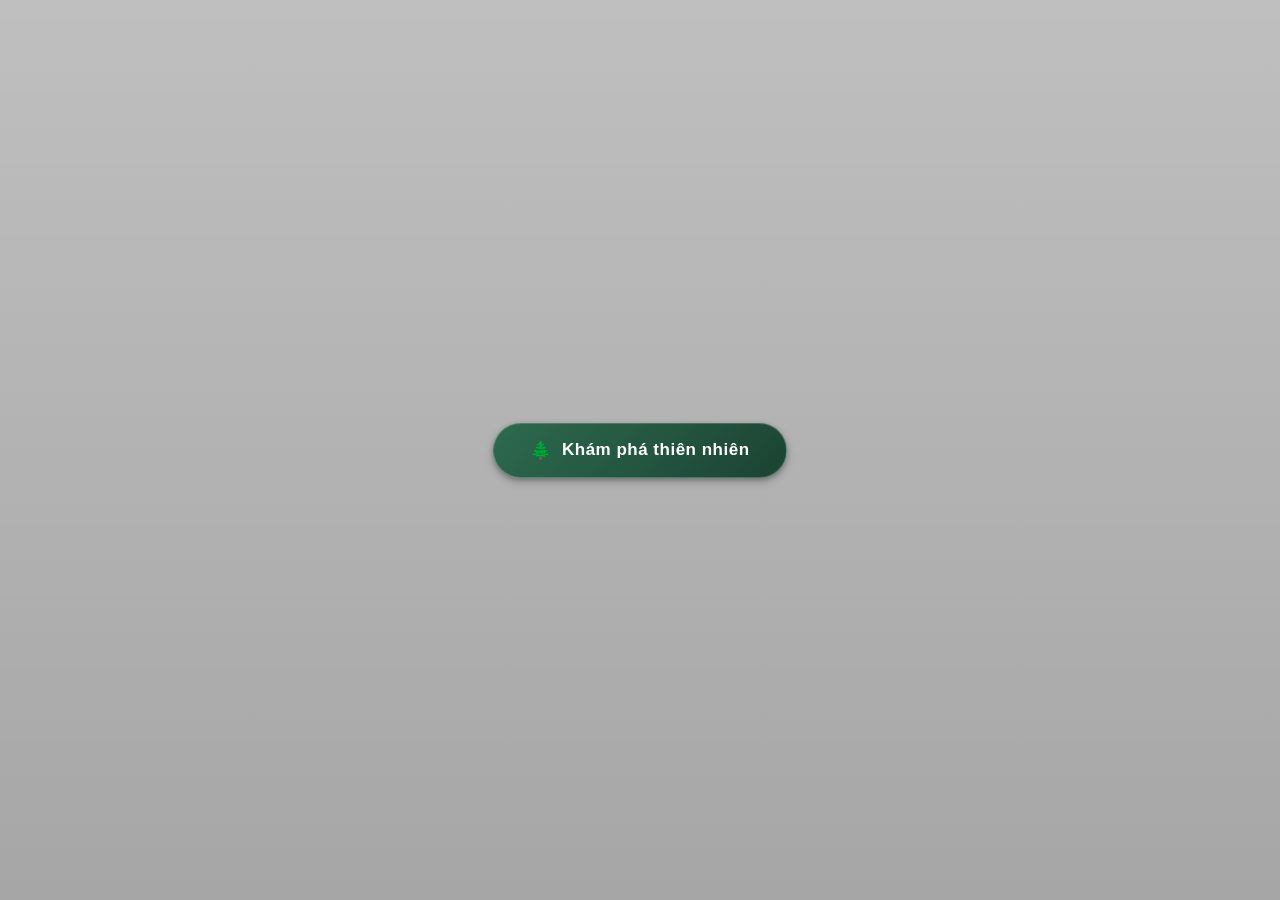
<file: HD1/index.html>
<!DOCTYPE html>
<html lang="vi">
<head>
  <meta charset="UTF-8">
  <meta name="viewport" content="width=device-width, initial-scale=1.0">
  <title>Nature Button Hover Effect</title>
  <link rel="stylesheet" href="style.css">
</head>
<body>

  <button class="nature-btn">
    <span>🌲</span> Khám phá thiên nhiên
  </button>

</body>
</html>
</file>
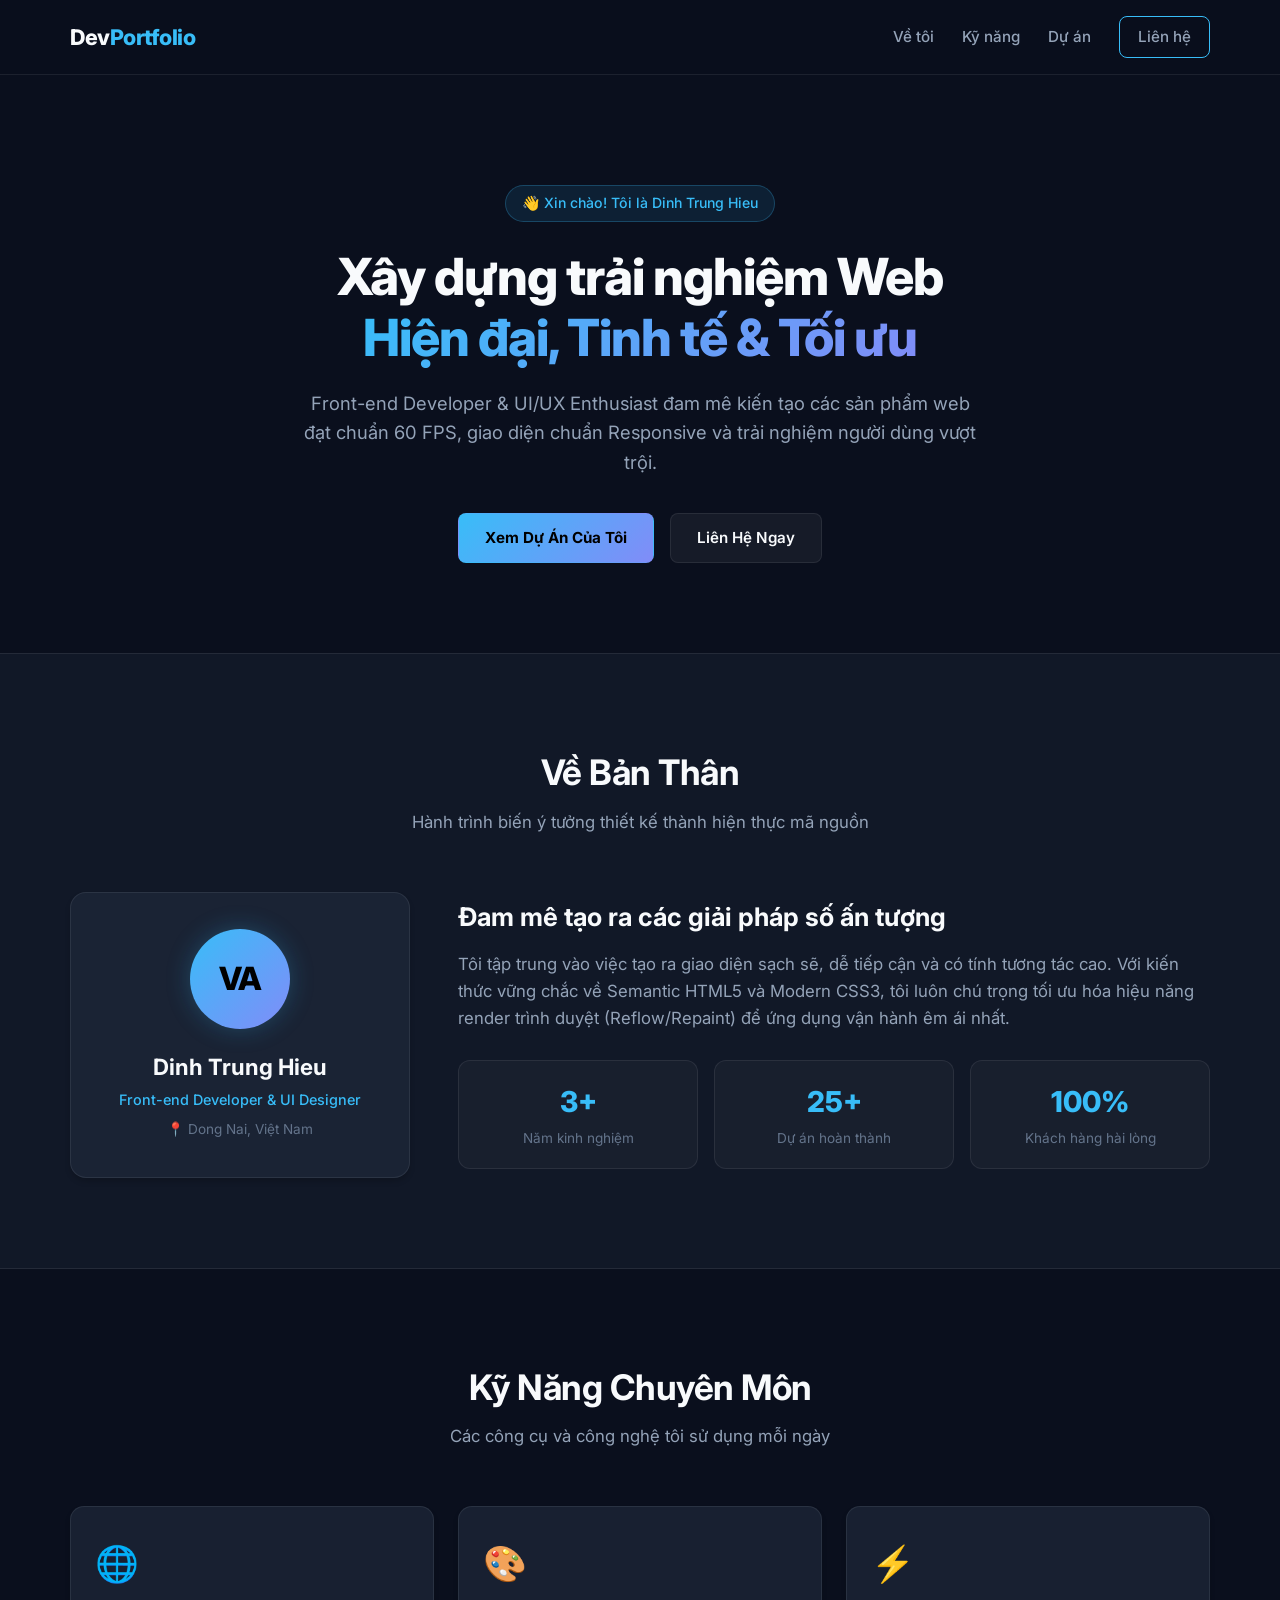
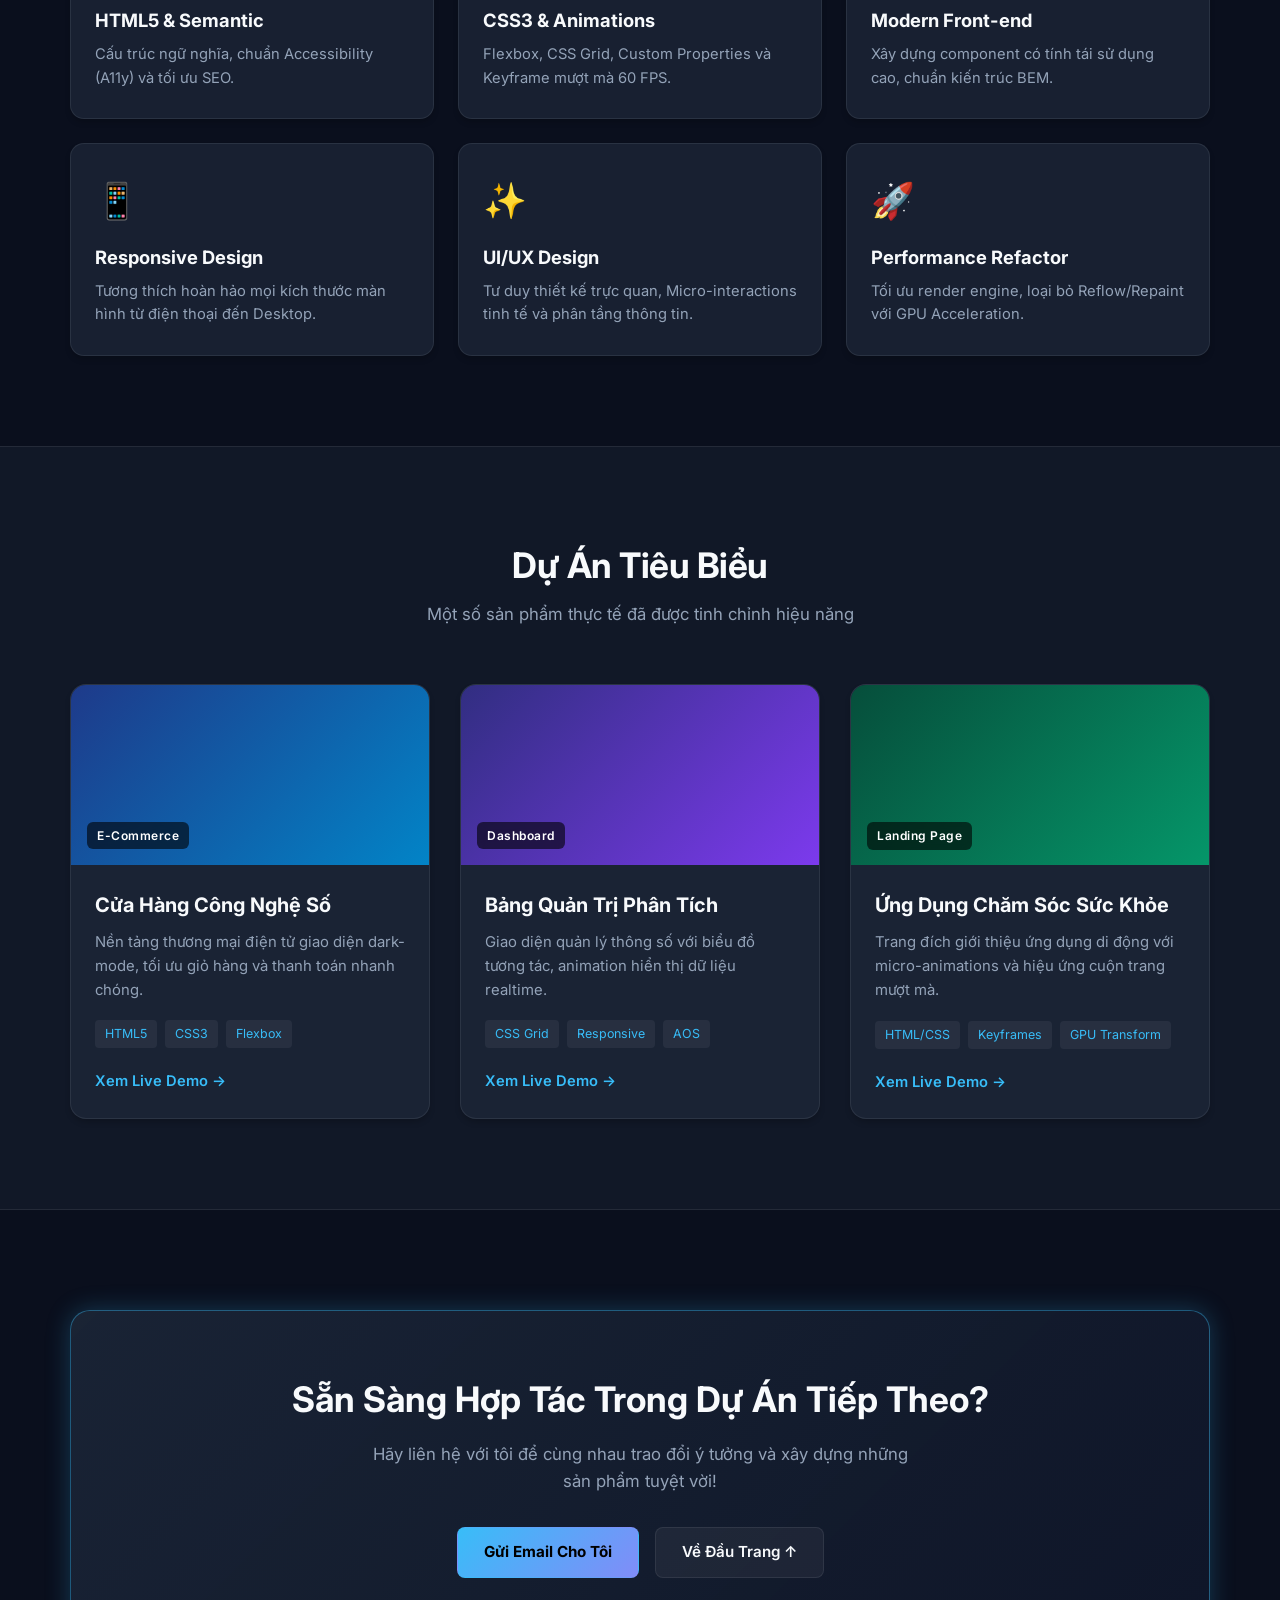
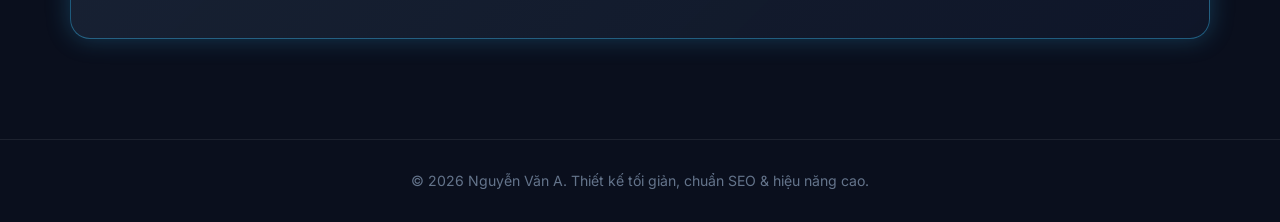
<file: HD2/index.html>
<!DOCTYPE html>
<html lang="vi">
<head>
  <meta charset="UTF-8">
  <meta name="viewport" content="width=device-width, initial-scale=1.0">
  <title>Nguyen Van A | Front-end Developer & UI/UX Designer</title>

  <!-- ==============================================================
       HOẠT ĐỘNG 3: TÍCH HỢP AOS (ANIMATE ON SCROLL) - CSS TỪ CDN
       Thư viện cung cấp sẵn các hiệu ứng cuộn trang qua class CSS
       ============================================================== -->
  <link rel="stylesheet" href="https://unpkg.com/aos@2.3.1/dist/aos.css">

  <!-- Phông chữ Google Fonts (Inter) tối giản & hiện đại -->
  <link rel="preconnect" href="https://fonts.googleapis.com">
  <link rel="preconnect" href="https://fonts.gstatic.com" crossorigin>
  <link href="https://fonts.googleapis.com/css2?family=Inter:wght@300;400;500;600;700;800&display=swap" rel="stylesheet">

  <!-- File CSS chính của dự án -->
  <link rel="stylesheet" href="style.css">
</head>
<body>

  <!-- ==============================================================
       HOẠT ĐỘNG 2 – LOADING MASTER: MÀN HÌNH LOADING & CSS SPINNER
       (Hoạt động 100% bằng Pure CSS: Flexbox căn giữa, keyframes xoay 
       360 độ và keyframes tự động mờ dần biến mất mà KHÔNG CẦN JS)
       ============================================================== -->
  <div id="loader-wrapper" class="loader-wrapper" aria-label="Đang tải trang">
    <div class="spinner" role="status"></div>
    <p class="loader-text">Đang tải Portfolio...</p>
  </div>

  <!-- Thanh điều hướng (Header / Navbar) -->
  <header class="navbar">
    <div class="container nav-container">
      <a href="#hero" class="nav-logo">Dev<span>Portfolio</span></a>
      <nav class="nav-links">
        <a href="#about">Về tôi</a>
        <a href="#skills">Kỹ năng</a>
        <a href="#projects">Dự án</a>
        <a href="#contact" class="btn btn-outline btn-sm">Liên hệ</a>
      </nav>
    </div>
  </header>

  <main>
    <!-- ============================================================
         HOẠT ĐỘNG 3: SECTION 1 - HERO SECTION
         Hiệu ứng: data-aos="fade-up" với delay so le
         ============================================================ -->
    <section id="hero" class="hero-section">
      <div class="container hero-content">
        <div class="hero-badge" data-aos="fade-up" data-aos-duration="600">
          <span>👋 Xin chào! Tôi là Dinh Trung Hieu</span>
        </div>
        <h1 class="hero-title" data-aos="fade-up" data-aos-duration="800" data-aos-delay="100">
          Xây dựng trải nghiệm Web <br><span class="gradient-text">Hiện đại, Tinh tế & Tối ưu</span>
        </h1>
        <p class="hero-desc" data-aos="fade-up" data-aos-duration="800" data-aos-delay="200">
          Front-end Developer & UI/UX Enthusiast đam mê kiến tạo các sản phẩm web đạt chuẩn 60 FPS,
          giao diện chuẩn Responsive và trải nghiệm người dùng vượt trội.
        </p>
        <div class="hero-actions" data-aos="fade-up" data-aos-duration="800" data-aos-delay="300">
          <a href="#projects" class="btn btn-primary">Xem Dự Án Của Tôi</a>
          <a href="#contact" class="btn btn-secondary">Liên Hệ Ngay</a>
        </div>
      </div>
    </section>

    <!-- ============================================================
         HOẠT ĐỘNG 3: SECTION 2 - ABOUT SECTION
         Hiệu ứng: Cột trái "fade-right", Cột phải "fade-left", 
         Thống kê dùng "zoom-in"
         ============================================================ -->
    <section id="about" class="about-section">
      <div class="container">
        <div class="section-header" data-aos="fade-up">
          <h2 class="section-title">Về Bản Thân</h2>
          <p class="section-subtitle">Hành trình biến ý tưởng thiết kế thành hiện thực mã nguồn</p>
        </div>

        <div class="about-grid">
          <!-- Cột trái: Xuất hiện từ bên trái (fade-right) -->
          <div class="about-card" data-aos="fade-right" data-aos-duration="800" data-aos-delay="150">
            <div class="avatar-box">
              <div class="avatar-circle">
                <span class="avatar-initials">VA</span>
              </div>
            </div>
            <h3 class="about-name">Dinh Trung Hieu</h3>
            <p class="about-role">Front-end Developer & UI Designer</p>
            <p class="about-location">📍 Dong Nai, Việt Nam</p>
          </div>

          <!-- Cột phải: Xuất hiện từ bên phải (fade-left) -->
          <div class="about-details" data-aos="fade-left" data-aos-duration="800" data-aos-delay="250">
            <h3>Đam mê tạo ra các giải pháp số ấn tượng</h3>
            <p>
              Tôi tập trung vào việc tạo ra giao diện sạch sẽ, dễ tiếp cận và có tính tương tác cao.
              Với kiến thức vững chắc về Semantic HTML5 và Modern CSS3, tôi luôn chú trọng 
              tối ưu hóa hiệu năng render trình duyệt (Reflow/Repaint) để ứng dụng vận hành êm ái nhất.
            </p>

            <!-- Khối thống kê: zoom-in so le -->
            <div class="stats-grid">
              <div class="stat-item" data-aos="zoom-in" data-aos-delay="300">
                <span class="stat-number">3+</span>
                <span class="stat-label">Năm kinh nghiệm</span>
              </div>
              <div class="stat-item" data-aos="zoom-in" data-aos-delay="400">
                <span class="stat-number">25+</span>
                <span class="stat-label">Dự án hoàn thành</span>
              </div>
              <div class="stat-item" data-aos="zoom-in" data-aos-delay="500">
                <span class="stat-number">100%</span>
                <span class="stat-label">Khách hàng hài lòng</span>
              </div>
            </div>
          </div>
        </div>
      </div>
    </section>

    <!-- ============================================================
         HOẠT ĐỘNG 3: SECTION 3 - SKILLS SECTION
         Hiệu ứng: zoom-in với độ trễ (delay) so le cho từng thẻ
         ============================================================ -->
    <section id="skills" class="skills-section">
      <div class="container">
        <div class="section-header" data-aos="fade-up">
          <h2 class="section-title">Kỹ Năng Chuyên Môn</h2>
          <p class="section-subtitle">Các công cụ và công nghệ tôi sử dụng mỗi ngày</p>
        </div>

        <div class="skills-grid">
          <div class="skill-card" data-aos="zoom-in" data-aos-delay="100">
            <div class="skill-icon">🌐</div>
            <h4>HTML5 & Semantic</h4>
            <p>Cấu trúc ngữ nghĩa, chuẩn Accessibility (A11y) và tối ưu SEO.</p>
          </div>

          <div class="skill-card" data-aos="zoom-in" data-aos-delay="180">
            <div class="skill-icon">🎨</div>
            <h4>CSS3 & Animations</h4>
            <p>Flexbox, CSS Grid, Custom Properties và Keyframe mượt mà 60 FPS.</p>
          </div>

          <div class="skill-card" data-aos="zoom-in" data-aos-delay="260">
            <div class="skill-icon">⚡</div>
            <h4>Modern Front-end</h4>
            <p>Xây dựng component có tính tái sử dụng cao, chuẩn kiến trúc BEM.</p>
          </div>

          <div class="skill-card" data-aos="zoom-in" data-aos-delay="340">
            <div class="skill-icon">📱</div>
            <h4>Responsive Design</h4>
            <p>Tương thích hoàn hảo mọi kích thước màn hình từ điện thoại đến Desktop.</p>
          </div>

          <div class="skill-card" data-aos="zoom-in" data-aos-delay="420">
            <div class="skill-icon">✨</div>
            <h4>UI/UX Design</h4>
            <p>Tư duy thiết kế trực quan, Micro-interactions tinh tế và phân tầng thông tin.</p>
          </div>

          <div class="skill-card" data-aos="zoom-in" data-aos-delay="500">
            <div class="skill-icon">🚀</div>
            <h4>Performance Refactor</h4>
            <p>Tối ưu render engine, loại bỏ Reflow/Repaint với GPU Acceleration.</p>
          </div>
        </div>
      </div>
    </section>

    <!-- ============================================================
         HOẠT ĐỘNG 3: SECTION 4 - PROJECTS SECTION
         Hiệu ứng: fade-up với delay so le
         ============================================================ -->
    <section id="projects" class="projects-section">
      <div class="container">
        <div class="section-header" data-aos="fade-up">
          <h2 class="section-title">Dự Án Tiêu Biểu</h2>
          <p class="section-subtitle">Một số sản phẩm thực tế đã được tinh chỉnh hiệu năng</p>
        </div>

        <div class="projects-grid">
          <!-- Card Dự Án 1 -->
          <article class="project-card" data-aos="fade-up" data-aos-duration="700" data-aos-delay="100">
            <div class="project-banner banner-1">
              <span class="project-tag">E-Commerce</span>
            </div>
            <div class="project-info">
              <h3 class="project-title">Cửa Hàng Công Nghệ Số</h3>
              <p class="project-desc">
                Nền tảng thương mại điện tử giao diện dark-mode, tối ưu giỏ hàng và thanh toán nhanh chóng.
              </p>
              <div class="project-techs">
                <span>HTML5</span>
                <span>CSS3</span>
                <span>Flexbox</span>
              </div>
              <div class="project-links">
                <a href="#projects" class="project-btn">Xem Live Demo →</a>
              </div>
            </div>
          </article>

          <!-- Card Dự Án 2 -->
          <article class="project-card" data-aos="fade-up" data-aos-duration="700" data-aos-delay="250">
            <div class="project-banner banner-2">
              <span class="project-tag">Dashboard</span>
            </div>
            <div class="project-info">
              <h3 class="project-title">Bảng Quản Trị Phân Tích</h3>
              <p class="project-desc">
                Giao diện quản lý thông số với biểu đồ tương tác, animation hiển thị dữ liệu realtime.
              </p>
              <div class="project-techs">
                <span>CSS Grid</span>
                <span>Responsive</span>
                <span>AOS</span>
              </div>
              <div class="project-links">
                <a href="#projects" class="project-btn">Xem Live Demo →</a>
              </div>
            </div>
          </article>

          <!-- Card Dự Án 3 -->
          <article class="project-card" data-aos="fade-up" data-aos-duration="700" data-aos-delay="400">
            <div class="project-banner banner-3">
              <span class="project-tag">Landing Page</span>
            </div>
            <div class="project-info">
              <h3 class="project-title">Ứng Dụng Chăm Sóc Sức Khỏe</h3>
              <p class="project-desc">
                Trang đích giới thiệu ứng dụng di động với micro-animations và hiệu ứng cuộn trang mượt mà.
              </p>
              <div class="project-techs">
                <span>HTML/CSS</span>
                <span>Keyframes</span>
                <span>GPU Transform</span>
              </div>
              <div class="project-links">
                <a href="#projects" class="project-btn">Xem Live Demo →</a>
              </div>
            </div>
          </article>
        </div>
      </div>
    </section>

    <!-- ============================================================
         HOẠT ĐỘNG 3: SECTION 5 - CONTACT SECTION
         Hiệu ứng: zoom-in toàn bộ card liên hệ
         ============================================================ -->
    <section id="contact" class="contact-section">
      <div class="container">
        <div class="contact-box" data-aos="zoom-in" data-aos-duration="800">
          <h2 class="contact-title">Sẵn Sàng Hợp Tác Trong Dự Án Tiếp Theo?</h2>
          <p class="contact-desc">
            Hãy liên hệ với tôi để cùng nhau trao đổi ý tưởng và xây dựng những sản phẩm tuyệt vời!
          </p>
          <div class="contact-buttons">
            <a href="mailto:contact@nguyenmana.dev" class="btn btn-primary">Gửi Email Cho Tôi</a>
            <a href="#hero" class="btn btn-secondary">Về Đầu Trang ↑</a>
          </div>
        </div>
      </div>
    </section>
  </main>

  <footer class="footer">
    <div class="container footer-content">
      <p>© 2026 Nguyễn Văn A. Thiết kế tối giản, chuẩn SEO & hiệu năng cao.</p>
    </div>
  </footer>

  <!-- ==============================================================
       HOẠT ĐỘNG 3: CDN VÀ KHỞI TẠO AOS TRỰC TIẾP TRONG FILE HTML
       (Gọn gàng trong 4 dòng, không cần tạo thêm file script.js)
       ============================================================== -->
  <script src="https://unpkg.com/aos@2.3.1/dist/aos.js"></script>
  <script>
    AOS.init({
      duration: 750,        // Thời gian animation (ms)
      easing: 'ease-out-cubic', // Gia tốc mượt tự nhiên
      once: true,           // Chỉ chạy 1 lần khi cuộn tới, chống giật lag
      offset: 80            // Khoảng cách kích hoạt trước khi chạm đáy
    });
  </script>
</body>
</html>
</file>
<file: HD1/style.css>
/* Reset CSS cơ bản */
* {
  margin: 0;
  padding: 0;
  box-sizing: border-box;
}

body {
  min-height: 100vh;
  display: flex;
  align-items: center;
  justify-content: center;
  font-family: 'Segoe UI', Tahoma, Geneva, Verdana, sans-serif;
  
  /* Nền thiên nhiên với lớp phủ gradient tối nhẹ để làm nổi bật nút */
  background: linear-gradient(rgba(0, 0, 0, 0.25), rgba(0, 0, 0, 0.35)),
              url('https://images.unsplash.com/photo-1448375240586-882707db888b?auto=format&fit=crop&w=1920&q=80') center/cover no-repeat;
}

/* Nút bấm chủ đề thiên nhiên */
.nature-btn {
  padding: 16px 36px;
  font-size: 17px;
  font-weight: 600;
  color: #ffffff;
  background: linear-gradient(135deg, #2d6a4f, #1b4332);
  border: 1px solid rgba(255, 255, 255, 0.2);
  border-radius: 50px;
  cursor: pointer;
  outline: none;
  letter-spacing: 0.5px;
  display: inline-flex;
  align-items: center;
  gap: 10px;

  /* Đổ bóng nhẹ ban đầu */
  box-shadow: 0 4px 10px rgba(0, 0, 0, 0.2), 
              0 2px 4px rgba(27, 67, 50, 0.3);

  /* Chuyển động mượt mà sử dụng cubic-bezier */
  transition: transform 0.35s cubic-bezier(0.34, 1.56, 0.64, 1),
              box-shadow 0.35s cubic-bezier(0.25, 1, 0.5, 1),
              background 0.3s ease;
}

/* Hiệu ứng khi hover chuột */
.nature-btn:hover {
  /* Nâng lên 3px */
  transform: translateY(-10px);

  /* Đổ bóng sâu và đậm hơn */
  box-shadow: 0 10px 22px rgba(212, 115, 115, 0.35), 
              0 6px 12px rgba(45, 106, 79, 0.45);

  /* Nền sáng nhẹ hơn tạo sức sống */
  background: linear-gradient(135deg, #e89cc5, #2d6a4f);
}

/* Hiệu ứng khi nhấp chuột (Active) */
.nature-btn:active {
  transform: translateY(-1px);
  box-shadow: 0 5px 12px rgba(239, 22, 22, 0.25);
  transition-duration: 0.1s;
}
</file>
<file: HD2/style.css>
/* ==========================================================================
   1. CSS VARIABLES & SYSTEM RESET
   ========================================================================== */
:root {
  /* Bảng màu Dark Theme hiện đại (Tech Minimalist) */
  --bg-primary: #0a0f1d;
  --bg-secondary: #111827;
  --bg-card: rgba(30, 41, 59, 0.7);
  --bg-card-hover: rgba(30, 41, 59, 0.95);
  --border-color: rgba(255, 255, 255, 0.08);
  --border-focus: rgba(56, 189, 248, 0.4);

  /* Màu điểm nhấn (Accent Colors) */
  --accent-cyan: #38bdf8;
  --accent-blue: #2563eb;
  --accent-purple: #818cf8;
  --gradient-accent: linear-gradient(135deg, #38bdf8, #818cf8);

  /* Màu chữ */
  --text-primary: #f8fafc;
  --text-secondary: #94a3b8;
  --text-muted: #64748b;

  /* Font chữ & Hiệu ứng chuyển động */
  --font-main: 'Inter', -apple-system, BlinkMacSystemFont, 'Segoe UI', Roboto, sans-serif;
  --transition-smooth: 0.3s cubic-bezier(0.25, 0.8, 0.25, 1);
  --shadow-sm: 0 4px 6px -1px rgba(0, 0, 0, 0.2);
  --shadow-md: 0 12px 28px -5px rgba(0, 0, 0, 0.35);
  --shadow-glow: 0 0 25px rgba(56, 189, 248, 0.25);

  /* ==========================================================================
     HOẠT ĐỘNG 2 – LOADING MASTER: BIẾN TÙY CHỈNH CHO SPINNER (PURE CSS)
     Dễ dàng tùy chỉnh kích thước, độ dày và màu sắc spinner tại một nơi
     ========================================================================== */
  --loader-size: 54px;                           /* Đường kính Spinner */
  --loader-border-width: 4px;                    /* Độ dày viền Spinner */
  --loader-base-color: rgba(255, 255, 255, 0.12); /* Màu các cạnh thông thường */
  --loader-accent-color: #38bdf8;                /* Màu nổi bật ở đỉnh viền (border-top-color) */
}

/* Reset CSS chuẩn */
* {
  margin: 0;
  padding: 0;
  box-sizing: border-box;
}

html {
  scroll-behavior: smooth;
  font-family: var(--font-main);
  background-color: var(--bg-primary);
  color: var(--text-primary);
  line-height: 1.6;
}

body {
  overflow-x: hidden;
  min-height: 100vh;
}

.container {
  width: 90%;
  max-width: 1140px;
  margin: 0 auto;
}

/* ==========================================================================
   HOẠT ĐỘNG 2 – LOADING MASTER: MÀN HÌNH LOADING & CSS SPINNER (PURE CSS)
   - Căn giữa màn hình bằng Flexbox
   - Sử dụng @keyframes xoay 360 độ vô hạn
   - border-top-color nổi bật khác biệt với các cạnh còn lại
   - Tự động hiển thị và mờ dần biến mất bằng Pure CSS (@keyframes loaderFadeOut)
   - Tối ưu responsive trên cả máy tính và điện thoại
   ========================================================================== */

/* Lớp phủ toàn màn hình (Overlay Wrapper) */
.loader-wrapper {
  position: fixed;
  top: 0;
  left: 0;
  width: 100vw;
  height: 100vh;
  background-color: var(--bg-primary);
  z-index: 99999; /* Đảm bảo luôn nằm trên cùng */
  
  /* Căn giữa spinner và văn bản hoàn hảo trên màn hình bằng Flexbox */
  display: flex;
  flex-direction: column;
  justify-content: center;
  align-items: center;
  gap: 18px;

  /* CƠ CHẾ PURE CSS: Giữ hiển thị 1s để người dùng ngắm spinner, sau đó tự mờ dần biến mất */
  animation: loaderFadeOut 0.6s ease 1s forwards;
}

/* Vòng xoay Spinner hiện đại */
.spinner {
  width: var(--loader-size);
  height: var(--loader-size);
  
  /* Tạo hình tròn với viền mờ cơ bản */
  border-radius: 50%;
  border: var(--loader-border-width) solid var(--loader-base-color);
  
  /* Điểm nhấn: Cạnh trên cùng có màu sáng nổi bật khác hẳn các cạnh còn lại */
  border-top-color: var(--loader-accent-color);
  
  /* Hiệu ứng xoay tròn vô hạn 360 độ */
  animation: spinner-rotate 0.85s linear infinite;

  /* Đổ bóng nhẹ tạo cảm giác phát sáng neon trong không gian tối */
  box-shadow: 0 0 16px rgba(56, 189, 248, 0.15);
}

/* Chữ hiển thị dưới spinner */
.loader-text {
  font-size: 0.95rem;
  font-weight: 500;
  color: var(--text-secondary);
  letter-spacing: 0.5px;
  animation: pulse-text 1.5s ease-in-out infinite alternate;
}

/* @keyframes tạo hiệu ứng quay 360 độ mượt mà */
@keyframes spinner-rotate {
  from {
    transform: rotate(0deg);
  }
  to {
    transform: rotate(360deg);
  }
}

/* @keyframes làm mờ dần và ẩn màn hình loading bằng Pure CSS */
@keyframes loaderFadeOut {
  0% {
    opacity: 1;
    visibility: visible;
    pointer-events: auto;
  }
  80% {
    opacity: 0.2;
    visibility: visible;
  }
  100% {
    opacity: 0;
    visibility: hidden;
    pointer-events: none; /* Trả lại tương tác click cho website */
  }
}

/* Hiệu ứng nhấp nháy chữ nhẹ nhàng */
@keyframes pulse-text {
  from { opacity: 0.6; }
  to { opacity: 1; }
}

/* ==========================================================================
   2. NAVBAR & HEADER
   ========================================================================== */
.navbar {
  position: sticky;
  top: 0;
  left: 0;
  width: 100%;
  background: rgba(10, 15, 29, 0.85);
  backdrop-filter: blur(12px);
  -webkit-backdrop-filter: blur(12px);
  border-bottom: 1px solid var(--border-color);
  z-index: 1000;
  padding: 16px 0;
}

.nav-container {
  display: flex;
  justify-content: space-between;
  align-items: center;
}

.nav-logo {
  font-size: 1.35rem;
  font-weight: 800;
  color: var(--text-primary);
  text-decoration: none;
  letter-spacing: -0.5px;
}

.nav-logo span {
  color: var(--accent-cyan);
}

.nav-links {
  display: flex;
  align-items: center;
  gap: 28px;
}

.nav-links a {
  color: var(--text-secondary);
  text-decoration: none;
  font-size: 0.95rem;
  font-weight: 500;
  transition: color var(--transition-smooth);
}

.nav-links a:hover {
  color: var(--accent-cyan);
}

/* ==========================================================================
   HOẠT ĐỘNG 4 – REFACTORING PERFORMANCE: TỐI ƯU CÁC HIỆU ỨNG CHUYỂN ĐỘNG
   
   ⚠️ VẤN ĐỀ TRƯỚC ĐÂY (ANTI-PATTERN):
   Trước đây nhiều đoạn code dùng:
     top: -6px; left: 4px; margin-top: -8px;
   -> Gây "Layout/Reflow" và "Repaint" trên CPU, khiến trang bị giật lag
      (Jank) đặc biệt trên thiết bị di động.

   ✅ GIẢI PHÁP TỐI ƯU (PERFORMANCE REFACTORING):
   - Chuyển sang sử dụng:
       transform: translateY(-6px);
       transform: translateX(4px);
       transform: scale(1.01);
       opacity: ...
   - Trình duyệt sẽ đẩy các thuộc tính này lên GPU Compositor (Composite Layer),
     bỏ qua bước Layout & Repaint, đạt chuẩn 60 FPS mượt mà.
   - Thêm `will-change: transform` một cách có chọn lọc khi hover để báo
     trước cho GPU cấp phát tài nguyên mà không làm ngốn bộ nhớ dài hạn.
   ========================================================================== */

/* Nút bấm chuẩn với hiệu ứng GPU Transform */
.btn {
  display: inline-flex;
  align-items: center;
  justify-content: center;
  padding: 12px 26px;
  font-size: 0.95rem;
  font-weight: 600;
  text-decoration: none;
  border-radius: 8px;
  cursor: pointer;
  border: 1px solid transparent;

  /* CHỈ THỊ HIỆU NĂNG: Chỉ animate transform, box-shadow và background */
  transition: transform var(--transition-smooth), 
              box-shadow var(--transition-smooth), 
              background-color var(--transition-smooth);
}

.btn-sm {
  padding: 8px 18px;
  font-size: 0.85rem;
}

.btn-primary {
  background: var(--gradient-accent);
  color: #000;
  font-weight: 700;
}

/* REFACTOR PERFORMANCE: Dùng transform translateY thay vì top/margin-top */
.btn-primary:hover {
  transform: translateY(-2px); /* Tối ưu GPU */
  box-shadow: 0 8px 20px rgba(56, 189, 248, 0.4);
}

.btn-primary:active {
  transform: translateY(0);
}

.btn-secondary {
  background: rgba(255, 255, 255, 0.05);
  color: var(--text-primary);
  border-color: var(--border-color);
}

.btn-secondary:hover {
  transform: translateY(-2px);
  background: rgba(255, 255, 255, 0.1);
  border-color: var(--border-focus);
}

.btn-outline {
  border-color: var(--accent-cyan);
  color: var(--accent-cyan);
  background: transparent;
}

.btn-outline:hover {
  background: rgba(56, 189, 248, 0.1);
  transform: translateY(-2px);
}

/* ==========================================================================
   3. HERO SECTION
   ========================================================================== */
.hero-section {
  padding: 110px 0 90px;
  text-align: center;
  position: relative;
}

.hero-content {
  display: flex;
  flex-direction: column;
  align-items: center;
}

.hero-badge {
  display: inline-block;
  padding: 6px 16px;
  border-radius: 50px;
  background: rgba(56, 189, 248, 0.1);
  border: 1px solid rgba(56, 189, 248, 0.25);
  color: var(--accent-cyan);
  font-size: 0.88rem;
  font-weight: 500;
  margin-bottom: 24px;
}

.hero-title {
  font-size: 3.2rem;
  font-weight: 800;
  line-height: 1.2;
  letter-spacing: -1px;
  margin-bottom: 20px;
}

.gradient-text {
  background: var(--gradient-accent);
  -webkit-background-clip: text;
  -webkit-text-fill-color: transparent;
}

.hero-desc {
  max-width: 680px;
  font-size: 1.15rem;
  color: var(--text-secondary);
  margin-bottom: 36px;
}

.hero-actions {
  display: flex;
  gap: 16px;
  justify-content: center;
  flex-wrap: wrap;
}

/* ==========================================================================
   4. ABOUT SECTION
   ========================================================================== */
.about-section {
  padding: 90px 0;
  background-color: var(--bg-secondary);
  border-top: 1px solid var(--border-color);
  border-bottom: 1px solid var(--border-color);
}

.section-header {
  text-align: center;
  margin-bottom: 56px;
}

.section-title {
  font-size: 2.2rem;
  font-weight: 700;
  letter-spacing: -0.5px;
  margin-bottom: 8px;
}

.section-subtitle {
  color: var(--text-secondary);
  font-size: 1.05rem;
}

.about-grid {
  display: grid;
  grid-template-columns: 340px 1fr;
  gap: 48px;
  align-items: center;
}

.about-card {
  background: var(--bg-card);
  border: 1px solid var(--border-color);
  border-radius: 16px;
  padding: 36px 24px;
  text-align: center;
  box-shadow: var(--shadow-sm);
  transition: transform var(--transition-smooth), border-color var(--transition-smooth);
}

/* REFACTOR PERFORMANCE: Dùng transform translateY thay vì margin-top */
.about-card:hover {
  transform: translateY(-5px);
  border-color: var(--border-focus);
}

.avatar-box {
  margin-bottom: 20px;
  display: flex;
  justify-content: center;
}

.avatar-circle {
  width: 100px;
  height: 100px;
  border-radius: 50%;
  background: var(--gradient-accent);
  display: flex;
  align-items: center;
  justify-content: center;
  box-shadow: var(--shadow-glow);
}

.avatar-initials {
  font-size: 2rem;
  font-weight: 800;
  color: #000;
}

.about-name {
  font-size: 1.4rem;
  margin-bottom: 4px;
}

.about-role {
  color: var(--accent-cyan);
  font-size: 0.9rem;
  font-weight: 500;
  margin-bottom: 8px;
}

.about-location {
  color: var(--text-muted);
  font-size: 0.85rem;
}

.about-details h3 {
  font-size: 1.6rem;
  margin-bottom: 16px;
  line-height: 1.35;
}

.about-details p {
  color: var(--text-secondary);
  margin-bottom: 28px;
  font-size: 1.05rem;
}

/* Grid thống kê */
.stats-grid {
  display: grid;
  grid-template-columns: repeat(3, 1fr);
  gap: 16px;
}

.stat-item {
  background: rgba(255, 255, 255, 0.03);
  border: 1px solid var(--border-color);
  padding: 18px 14px;
  border-radius: 12px;
  text-align: center;
  transition: transform var(--transition-smooth), background-color var(--transition-smooth);
}

.stat-item:hover {
  transform: translateY(-4px);
  background: rgba(56, 189, 248, 0.08);
  border-color: var(--border-focus);
}

.stat-number {
  display: block;
  font-size: 1.8rem;
  font-weight: 800;
  color: var(--accent-cyan);
}

.stat-label {
  font-size: 0.85rem;
  color: var(--text-muted);
}

/* ==========================================================================
   5. SKILLS SECTION
   ========================================================================== */
.skills-section {
  padding: 90px 0;
}

.skills-grid {
  display: grid;
  grid-template-columns: repeat(auto-fit, minmax(280px, 1fr));
  gap: 24px;
}

.skill-card {
  background: var(--bg-card);
  border: 1px solid var(--border-color);
  border-radius: 14px;
  padding: 28px 24px;
  box-shadow: var(--shadow-sm);
  transition: transform var(--transition-smooth), border-color var(--transition-smooth), box-shadow var(--transition-smooth);
}

/* REFACTOR PERFORMANCE: Hover nâng card mượt mà với GPU và will-change chọn lọc */
.skill-card:hover {
  will-change: transform;
  transform: translateY(-6px);
  border-color: var(--border-focus);
  box-shadow: var(--shadow-md);
}

.skill-icon {
  font-size: 2.2rem;
  margin-bottom: 14px;
}

.skill-card h4 {
  font-size: 1.15rem;
  margin-bottom: 8px;
}

.skill-card p {
  font-size: 0.92rem;
  color: var(--text-secondary);
}

/* ==========================================================================
   6. PROJECTS SECTION
   ========================================================================== */
.projects-section {
  padding: 90px 0;
  background-color: var(--bg-secondary);
  border-top: 1px solid var(--border-color);
  border-bottom: 1px solid var(--border-color);
}

.projects-grid {
  display: grid;
  grid-template-columns: repeat(auto-fit, minmax(320px, 1fr));
  gap: 30px;
}

.project-card {
  background: var(--bg-card);
  border: 1px solid var(--border-color);
  border-radius: 16px;
  overflow: hidden;
  display: flex;
  flex-direction: column;
  box-shadow: var(--shadow-sm);
  transition: transform var(--transition-smooth), box-shadow var(--transition-smooth), border-color var(--transition-smooth);
}

/* REFACTOR PERFORMANCE: Sử dụng translateY & scale nhẹ để tạo độ sâu 3D mượt mà */
.project-card:hover {
  will-change: transform;
  transform: translateY(-8px) scale(1.01);
  border-color: var(--border-focus);
  box-shadow: var(--shadow-md), var(--shadow-glow);
}

.project-banner {
  height: 180px;
  position: relative;
  display: flex;
  align-items: flex-end;
  padding: 16px;
}

.banner-1 {
  background: linear-gradient(135deg, #1e3a8a, #0284c7);
}

.banner-2 {
  background: linear-gradient(135deg, #312e81, #7c3aed);
}

.banner-3 {
  background: linear-gradient(135deg, #064e3b, #059669);
}

.project-tag {
  background: rgba(0, 0, 0, 0.6);
  backdrop-filter: blur(4px);
  color: #fff;
  padding: 4px 10px;
  border-radius: 6px;
  font-size: 0.75rem;
  font-weight: 600;
  letter-spacing: 0.5px;
}

.project-info {
  padding: 24px;
  display: flex;
  flex-direction: column;
  flex-grow: 1;
}

.project-title {
  font-size: 1.25rem;
  margin-bottom: 10px;
}

.project-desc {
  color: var(--text-secondary);
  font-size: 0.93rem;
  margin-bottom: 18px;
  flex-grow: 1;
}

.project-techs {
  display: flex;
  gap: 8px;
  flex-wrap: wrap;
  margin-bottom: 20px;
}

.project-techs span {
  font-size: 0.78rem;
  background: rgba(255, 255, 255, 0.06);
  padding: 4px 10px;
  border-radius: 4px;
  color: var(--accent-cyan);
}

.project-btn {
  text-decoration: none;
  font-size: 0.92rem;
  font-weight: 600;
  color: var(--accent-cyan);
  display: inline-flex;
  align-items: center;
  transition: transform var(--transition-smooth);
}

/* REFACTOR PERFORMANCE: Dùng translateX thay vì left khi hover mũi tên */
.project-card:hover .project-btn {
  transform: translateX(4px);
}

/* ==========================================================================
   7. CONTACT SECTION & FOOTER
   ========================================================================== */
.contact-section {
  padding: 100px 0;
}

.contact-box {
  background: linear-gradient(135deg, rgba(30, 41, 59, 0.8), rgba(15, 23, 42, 0.9));
  border: 1px solid var(--border-focus);
  border-radius: 20px;
  padding: 60px 30px;
  text-align: center;
  box-shadow: var(--shadow-glow);
}

.contact-title {
  font-size: 2.2rem;
  margin-bottom: 14px;
}

.contact-desc {
  max-width: 560px;
  margin: 0 auto 32px;
  color: var(--text-secondary);
  font-size: 1.05rem;
}

.contact-buttons {
  display: flex;
  gap: 16px;
  justify-content: center;
  flex-wrap: wrap;
}

.footer {
  padding: 30px 0;
  border-top: 1px solid var(--border-color);
  text-align: center;
  color: var(--text-muted);
  font-size: 0.88rem;
}

/* ==========================================================================
   8. RESPONSIVE DESIGN (MEDIA QUERIES)
   ========================================================================== */
@media (max-width: 992px) {
  .hero-title {
    font-size: 2.6rem;
  }
  .about-grid {
    grid-template-columns: 1fr;
    gap: 36px;
  }
  .about-card {
    max-width: 400px;
    margin: 0 auto;
  }
}

@media (max-width: 768px) {
  :root {
    --loader-size: 46px;
    --loader-border-width: 3.5px;
  }

  .nav-links {
    gap: 16px;
  }

  .hero-section {
    padding: 70px 0 60px;
  }

  .hero-title {
    font-size: 2.1rem;
  }

  .hero-desc {
    font-size: 1rem;
  }

  .stats-grid {
    grid-template-columns: 1fr;
  }

  .contact-box {
    padding: 40px 20px;
  }

  .contact-title {
    font-size: 1.7rem;
  }
}

@media (max-width: 480px) {
  .hero-title {
    font-size: 1.8rem;
  }

  .hero-actions {
    flex-direction: column;
    width: 100%;
  }

  .hero-actions .btn {
    width: 100%;
  }

  .nav-links a:not(.btn) {
    display: none;
  }
}
</file>
